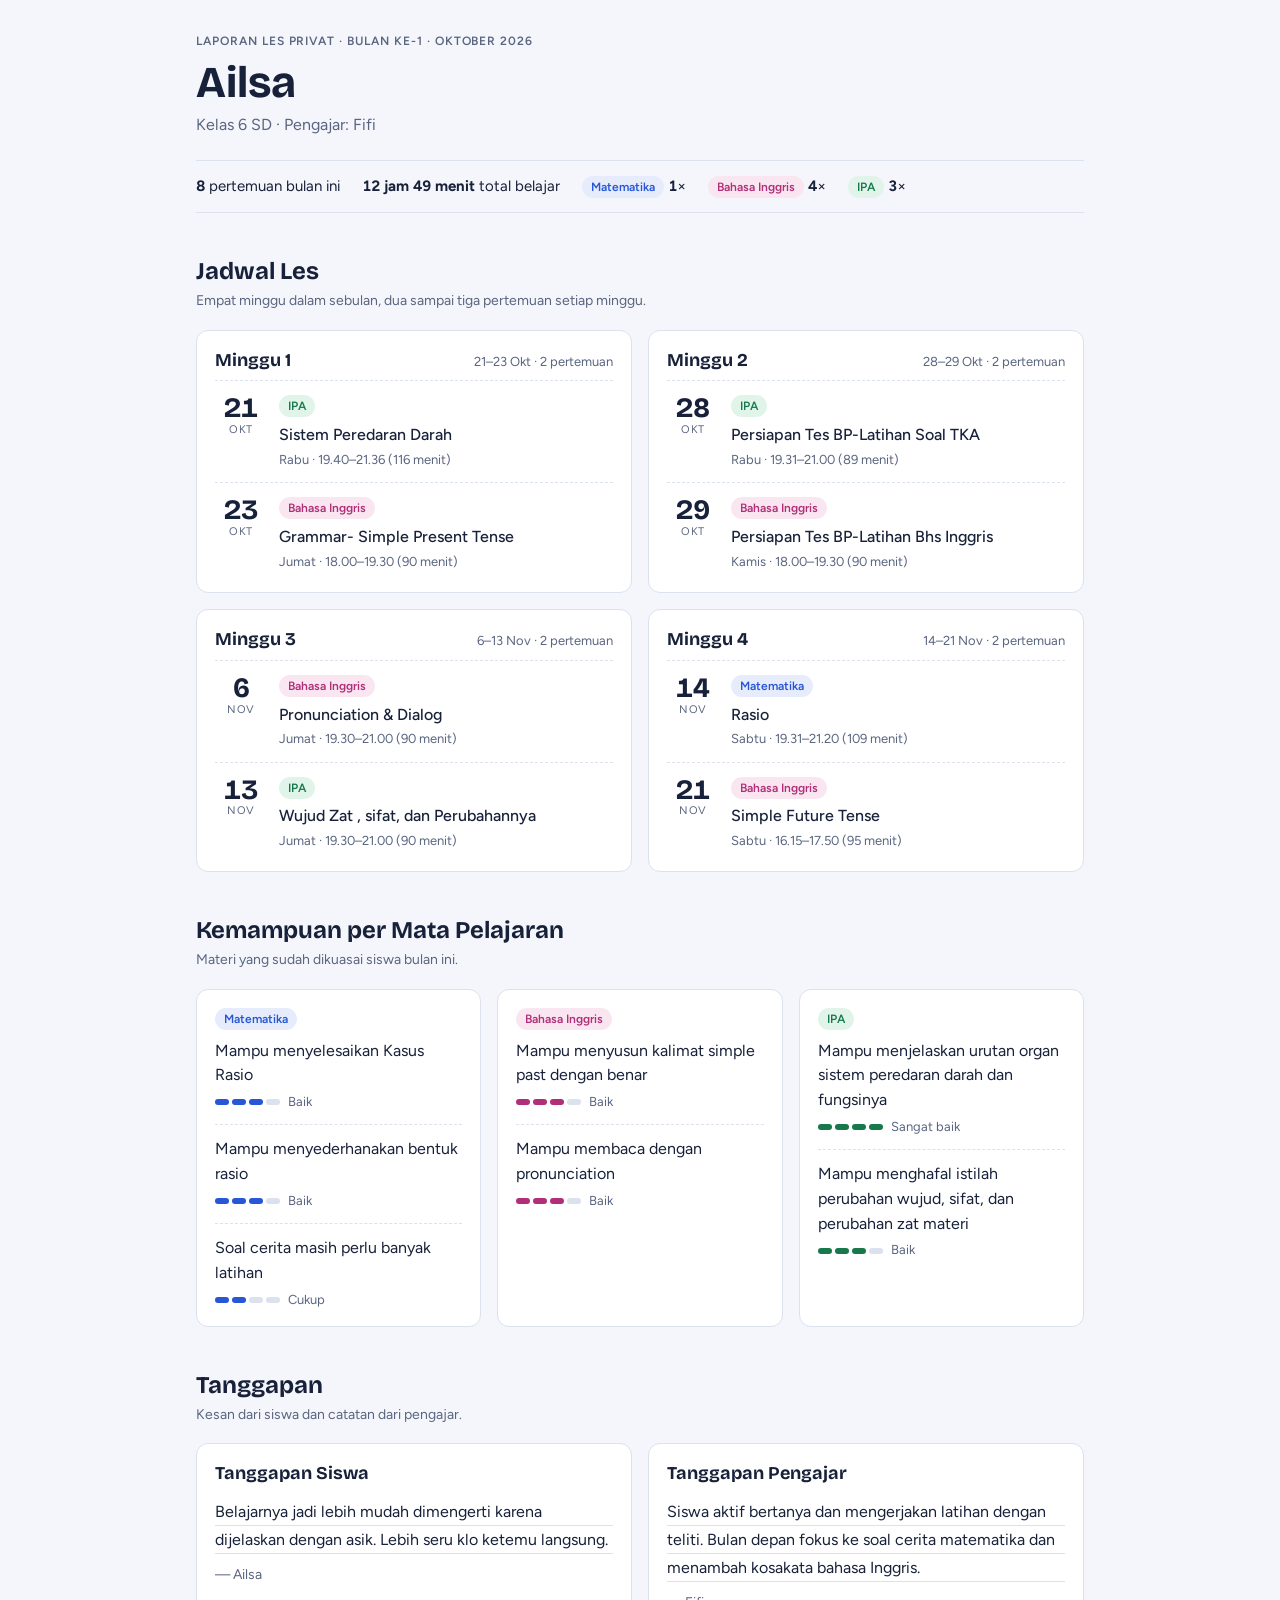
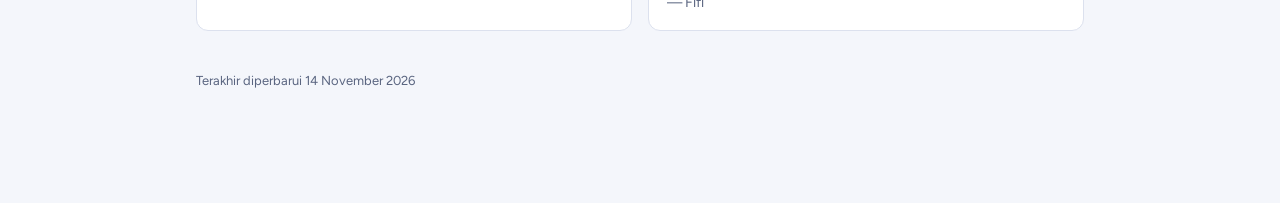
<file: index.html>
<!doctype html>
<html lang="id">
<head>
  <meta charset="utf-8">
  <meta name="viewport" content="width=device-width, initial-scale=1, viewport-fit=cover">
  <title>Laporan Les Privat</title>
  <meta name="description" content="Laporan bulanan les privat: jadwal per minggu, kemampuan per mata pelajaran, serta tanggapan siswa dan pengajar.">
  <link rel="preconnect" href="https://fonts.googleapis.com">
  <link rel="preconnect" href="https://fonts.gstatic.com" crossorigin>
  <link rel="stylesheet" href="https://fonts.googleapis.com/css2?family=Bricolage+Grotesque:opsz,wght@12..96,600;12..96,700&amp;family=Figtree:wght@400;500;600;700&amp;display=swap">
  <link rel="stylesheet" href="style.css">
</head>
<body>
  <div id="root"></div>
  <noscript>Halaman ini membutuhkan JavaScript untuk tampil.</noscript>
  <script src="data.js"></script>
  <script src="app.js"></script>
</body>
</html>
</file>
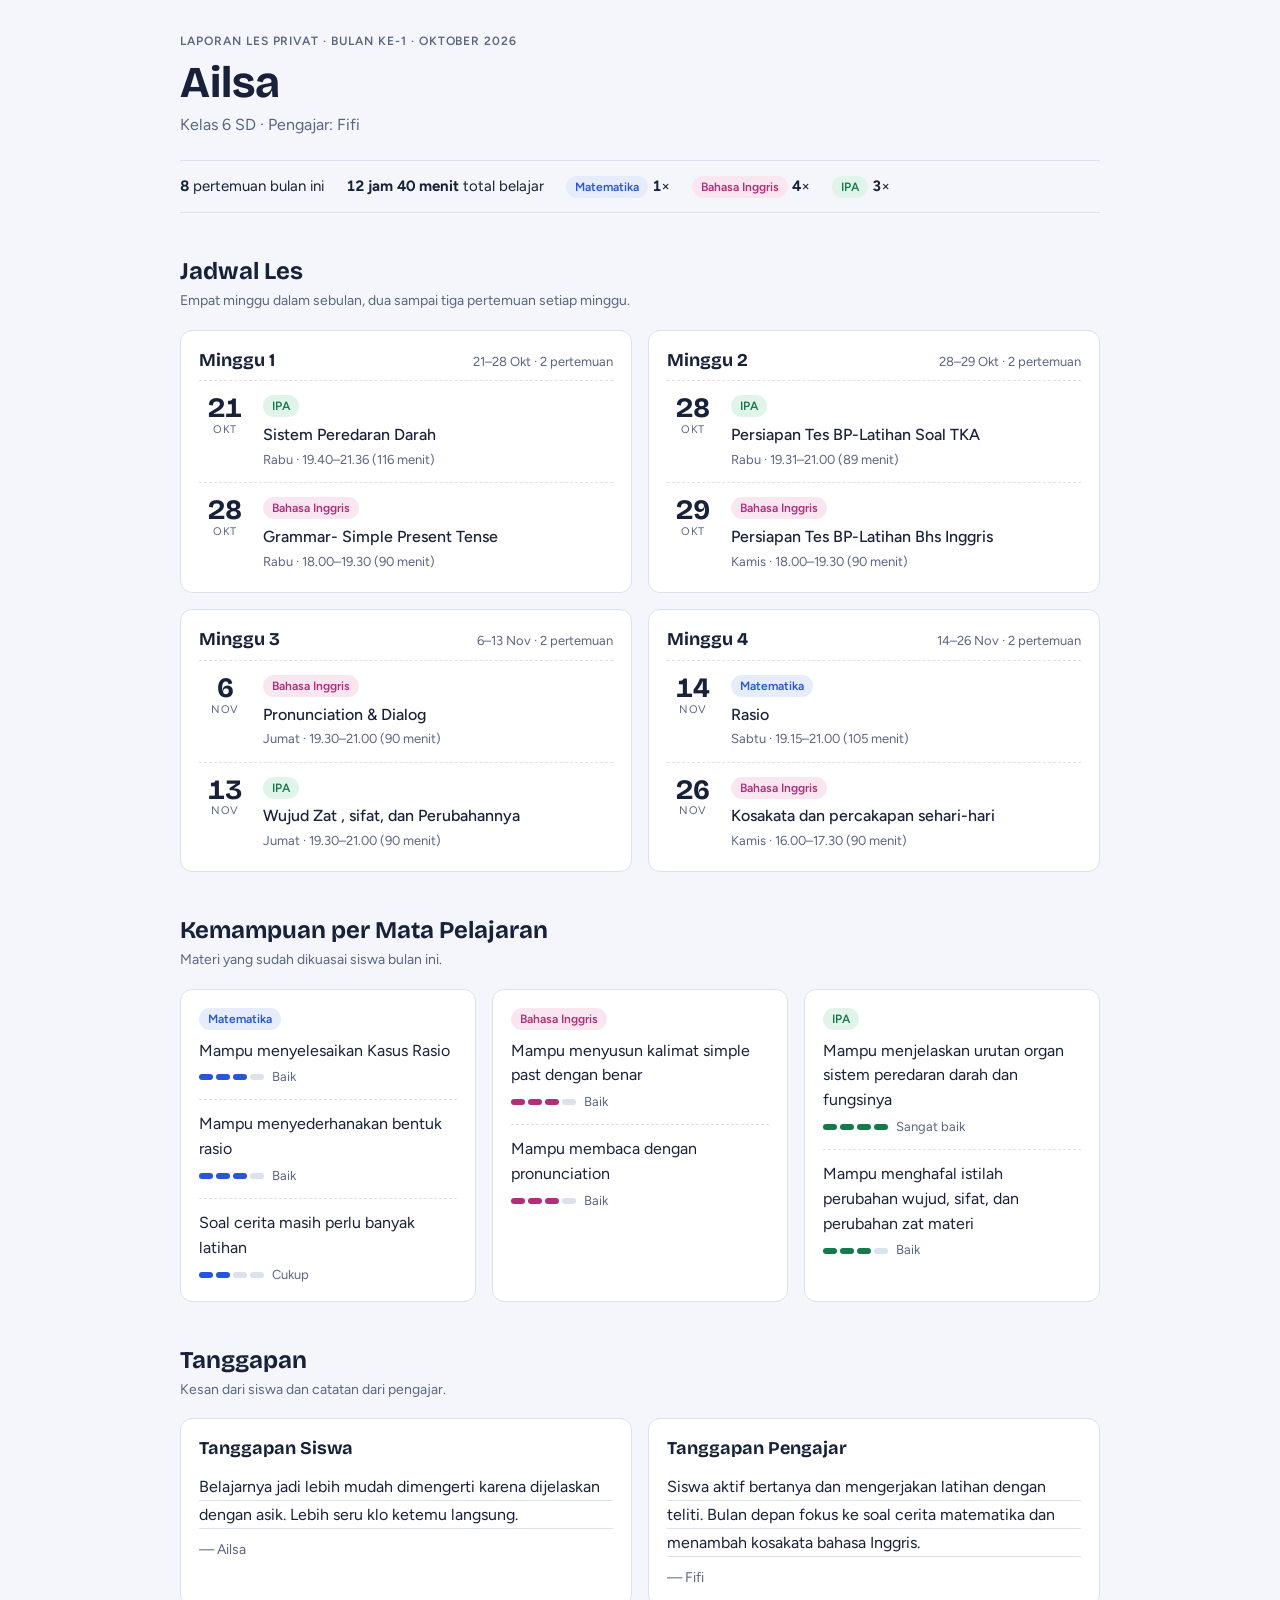
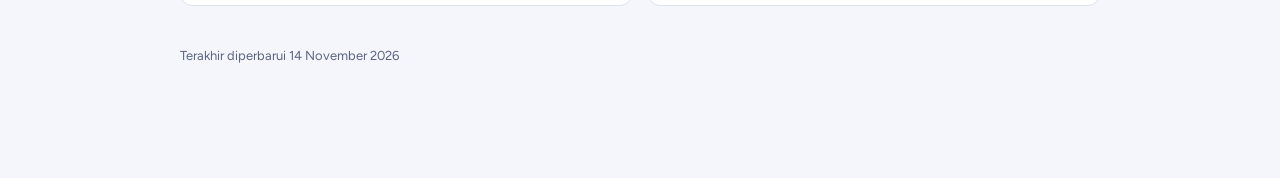
<file: Laporan Les Privat.html>
<!doctype html><html><head><meta charset=utf8><meta name=viewport content="width=device-width,initial-scale=1,viewport-fit=cover"><style>:root{color-scheme:light;padding-top:env(safe-area-inset-top,0px);padding-bottom:env(safe-area-inset-bottom,0px)}body{margin:0;font:14px system-ui,sans-serif}img{max-width:100%}[hidden]{display:none!important}</style></head><body><title>Laporan Les Privat</title>
<meta id="vmeta" name="claude:viewport-fit-sides" content="cover">
<link id="fontlink" rel="stylesheet" href="https://fonts.googleapis.com/css2?family=Bricolage+Grotesque:opsz,wght@12..96,600;12..96,700&amp;family=Figtree:wght@400;500;600;700&amp;display=swap">
<style id="pagestyle">
/* Layout: satu kolom laporan, kartu minggu berpasangan, tanggapan di atas kertas bergaris. */
:root {
  --bg: #F4F6FB;
  --surface: #FFFFFF;
  --ink: #18213A;
  --muted: #5A6580;
  --line: #DCE1EE;
  --accent: #1F3FB8;
  --accent-ink: #FFFFFF;
  --danger: #A32A1B;
  --mtk: #2756D6;
  --mtk-bg: #E6ECFC;
  --ing: #B02F78;
  --ing-bg: #FAE6F1;
  --ipa: #17794B;
  --ipa-bg: #E1F4EA;
  --font-display: 'Bricolage Grotesque', system-ui, sans-serif;
  --font-body: 'Figtree', system-ui, sans-serif;
}
@media (prefers-color-scheme: dark) {
  :root:not([data-theme="light"]) {
    --bg: #0F1424;
    --surface: #171D33;
    --ink: #E8ECF8;
    --muted: #9AA5C4;
    --line: #2A3250;
    --accent: #8CA3FF;
    --accent-ink: #0F1424;
    --danger: #FF9C8E;
    --mtk: #8FA8FF;
    --mtk-bg: #1D2850;
    --ing: #F08CC2;
    --ing-bg: #3A1A2E;
    --ipa: #6FD3A0;
    --ipa-bg: #143325;
    color-scheme: dark;
  }
}
:root[data-theme="dark"] {
  --bg: #0F1424;
  --surface: #171D33;
  --ink: #E8ECF8;
  --muted: #9AA5C4;
  --line: #2A3250;
  --accent: #8CA3FF;
  --accent-ink: #0F1424;
  --danger: #FF9C8E;
  --mtk: #8FA8FF;
  --mtk-bg: #1D2850;
  --ing: #F08CC2;
  --ing-bg: #3A1A2E;
  --ipa: #6FD3A0;
  --ipa-bg: #143325;
  color-scheme: dark;
}
body { background: var(--bg); color: var(--ink); font: 16px/1.55 var(--font-body); }
.wrap {
  max-width: 920px; margin: 0 auto;
  padding-block: 32px 112px;
  padding-left: max(16px, env(safe-area-inset-left, 0px));
  padding-right: max(16px, env(safe-area-inset-right, 0px));
}
.muted { color: var(--muted); }
.top { display: flex; justify-content: space-between; align-items: flex-start; gap: 16px; flex-wrap: wrap; }
.top > div { min-width: 0; flex: 1 1 280px; }
.eyebrow { font-size: 12px; font-weight: 600; letter-spacing: .08em; text-transform: uppercase; color: var(--muted); }
h1 { font-family: var(--font-display); font-size: clamp(28px, 6vw, 44px); line-height: 1.1; margin: 8px 0 6px; text-wrap: balance; overflow-wrap: anywhere; }
.sub { color: var(--muted); }
.btn {
  font: 600 14px var(--font-body); cursor: pointer; border-radius: 8px; padding: 9px 16px;
  border: 1px solid var(--accent); background: var(--accent); color: var(--accent-ink);
}
.btn.ghost { background: transparent; color: var(--ink); border-color: var(--line); }
.btn.sm { padding: 6px 10px; font-size: 13px; }
.btn.danger { color: var(--danger); }
.btn:disabled { opacity: .55; cursor: default; }
.btn:focus-visible, .in:focus-visible { outline: 2px solid var(--accent); outline-offset: 2px; }
.stats { display: flex; flex-wrap: wrap; gap: 10px 22px; margin-top: 22px; padding: 14px 0; border-top: 1px solid var(--line); border-bottom: 1px solid var(--line); font-size: 15px; }
.stat b { font-variant-numeric: tabular-nums; }
section { margin-top: 44px; }
h2 { font-family: var(--font-display); font-size: 24px; line-height: 1.2; margin: 0 0 4px; }
.sec-note { color: var(--muted); font-size: 14px; margin: 0 0 18px; }
.chip { display: inline-block; padding: 2px 9px; border-radius: 999px; font-size: 12px; font-weight: 600; line-height: 1.5; }
.chip.mtk { background: var(--mtk-bg); color: var(--mtk); }
.chip.ing { background: var(--ing-bg); color: var(--ing); }
.chip.ipa { background: var(--ipa-bg); color: var(--ipa); }
.weeks { display: grid; grid-template-columns: repeat(auto-fit, minmax(min(100%, 400px), 1fr)); gap: 16px; }
.week { background: var(--surface); border: 1px solid var(--line); border-radius: 12px; padding: 16px 18px 8px; min-width: 0; }
.week-h { display: flex; justify-content: space-between; align-items: baseline; gap: 8px; flex-wrap: wrap; margin-bottom: 6px; }
.week-h h3 { font-family: var(--font-display); font-size: 18px; margin: 0; }
.week-h span { font-size: 13px; color: var(--muted); }
.sess { display: grid; grid-template-columns: 52px minmax(0, 1fr); gap: 12px; padding: 12px 0; border-top: 1px dashed var(--line); }
.date { text-align: center; line-height: 1.1; }
.date .n { font-family: var(--font-display); font-weight: 700; font-size: 28px; font-variant-numeric: tabular-nums; }
.date .m { font-size: 11px; text-transform: uppercase; letter-spacing: .06em; color: var(--muted); }
.topic { margin: 5px 0 2px; font-weight: 500; overflow-wrap: anywhere; }
.when { font-size: 13px; color: var(--muted); }
.empty { padding: 12px 0; border-top: 1px dashed var(--line); color: var(--muted); font-size: 14px; }
.sess-edit { display: grid; gap: 10px; padding: 14px 0; border-top: 1px dashed var(--line); }
.g2 { display: grid; grid-template-columns: repeat(2, minmax(0, 1fr)); gap: 10px; }
.lab { display: grid; gap: 4px; font-size: 12px; font-weight: 600; color: var(--muted); min-width: 0; }
.in {
  width: 100%; min-width: 0; font: 15px var(--font-body); color: var(--ink);
  background: var(--bg); border: 1px solid var(--line); border-radius: 8px; padding: 8px 10px;
}
.add-row { padding: 10px 0 12px; border-top: 1px dashed var(--line); }
.subjects { display: grid; grid-template-columns: repeat(auto-fit, minmax(min(100%, 270px), 1fr)); gap: 16px; }
.subj { background: var(--surface); border: 1px solid var(--line); border-radius: 12px; padding: 16px 18px; min-width: 0; }
.subj.mtk { --c: var(--mtk); } .subj.ing { --c: var(--ing); } .subj.ipa { --c: var(--ipa); }
.subj h3 { margin: 0 0 8px; font-size: 16px; }
.abs { list-style: none; margin: 0; padding: 0; display: grid; gap: 12px; }
.abs li { display: grid; gap: 4px; padding-top: 12px; border-top: 1px dashed var(--line); }
.abs li:first-child { border-top: 0; padding-top: 0; }
.atxt { overflow-wrap: anywhere; }
.lvl { display: flex; align-items: center; gap: 8px; font-size: 13px; color: var(--muted); }
.dots { display: inline-flex; gap: 3px; }
.dots i { width: 14px; height: 6px; border-radius: 3px; background: var(--line); }
.dots i.on { background: var(--c); }
.ab-edit { display: grid; gap: 8px; }
.ab-edit .row { display: flex; gap: 8px; }
.ab-edit .row select { flex: 1 1 auto; }
.fb { display: grid; grid-template-columns: repeat(auto-fit, minmax(min(100%, 400px), 1fr)); gap: 16px; }
.note { background: var(--surface); border: 1px solid var(--line); border-radius: 12px; padding: 16px 18px; min-width: 0; }
.note h3 { font-family: var(--font-display); font-size: 18px; margin: 0 0 10px; }
.paper, textarea.paper {
  display: block; width: 100%; font: 16px/28px var(--font-body); color: var(--ink);
  background-color: transparent;
  background-image: repeating-linear-gradient(to bottom, transparent 0, transparent 27px, var(--line) 27px, var(--line) 28px);
  background-attachment: local;
  border: 0; padding: 0; margin: 0; white-space: pre-wrap; overflow-wrap: anywhere;
}
textarea.paper { min-height: 168px; resize: vertical; }
textarea.paper:focus-visible { outline: 2px solid var(--accent); outline-offset: 4px; }
.byline { margin-top: 10px; font-size: 14px; color: var(--muted); }
.head-edit { display: grid; grid-template-columns: repeat(auto-fit, minmax(min(100%, 200px), 1fr)); gap: 12px; margin-top: 4px; }
.months { display: flex; flex-wrap: wrap; align-items: center; gap: 8px; margin-top: 18px; }
.tab {
  display: grid; text-align: left; line-height: 1.25; cursor: pointer;
  font: 600 14px var(--font-body); color: var(--ink);
  background: var(--surface); border: 1px solid var(--line); border-radius: 8px; padding: 6px 12px;
}
.tab span { font-weight: 500; font-size: 12px; color: var(--muted); }
.tab.on { border-color: var(--accent); box-shadow: inset 0 0 0 1px var(--accent); }
.tab:focus-visible { outline: 2px solid var(--accent); outline-offset: 2px; }
.foot { margin-top: 40px; font-size: 13px; color: var(--muted); }
.bar {
  position: fixed; left: 0; right: 0; bottom: 0; z-index: 20;
  display: flex; gap: 12px; align-items: center; justify-content: flex-end; flex-wrap: wrap;
  background: var(--surface); border-top: 1px solid var(--line);
  padding-top: 12px;
  padding-right: max(16px, env(safe-area-inset-right, 0px));
  padding-bottom: calc(12px + env(safe-area-inset-bottom, 0px));
  padding-left: max(16px, env(safe-area-inset-left, 0px));
}
.bar:empty { display: none; }
.bar .msg { margin-right: auto; font-size: 14px; color: var(--muted); }
</style>
<div id="root"></div>
<script type="application/json" id="state">{"student":"Ailsa","grade":"Kelas 6 SD","tutor":"Fifi","updated":"2026-11-14","months":[{"label":"Oktober 2026","weeks":[{"sessions":[{"date":"2026-10-21","start":"19:40","end":"21:36","subject":"ipa","topic":"Sistem Peredaran Darah"},{"date":"2026-10-28","start":"18:00","end":"19:30","subject":"ing","topic":"Grammar- Simple Present Tense"}]},{"sessions":[{"date":"2026-10-28","start":"19:31","end":"21:00","subject":"ipa","topic":"Persiapan Tes BP-Latihan Soal TKA"},{"date":"2026-10-29","start":"18:00","end":"19:30","subject":"ing","topic":"Persiapan Tes BP-Latihan Bhs Inggris"}]},{"sessions":[{"date":"2026-11-06","start":"19:30","end":"21:00","subject":"ing","topic":"Pronunciation & Dialog"},{"date":"2026-11-13","start":"19:30","end":"21:00","subject":"ipa","topic":"Wujud Zat , sifat, dan Perubahannya"}]},{"sessions":[{"date":"2026-11-14","start":"19:15","end":"21:00","subject":"mtk","topic":"Rasio"},{"date":"2026-11-26","start":"16:00","end":"17:30","subject":"ing","topic":"Kosakata dan percakapan sehari-hari"}]}],"abilities":{"mtk":[{"text":"Mampu menyelesaikan Kasus Rasio","level":3},{"text":"Mampu menyederhanakan bentuk rasio","level":3},{"text":"Soal cerita masih perlu banyak latihan","level":2}],"ing":[{"text":"Mampu menyusun kalimat simple past dengan benar","level":3},{"text":"Mampu membaca dengan pronunciation","level":3}],"ipa":[{"text":"Mampu menjelaskan urutan organ sistem peredaran darah dan fungsinya","level":4},{"text":"Mampu menghafal istilah perubahan wujud, sifat, dan perubahan zat materi","level":3}]},"feedback":{"student":{"name":"Ailsa","text":"Belajarnya jadi lebih mudah dimengerti karena dijelaskan dengan asik. Lebih seru klo ketemu langsung."},"tutor":{"name":"Fifi","text":"Siswa aktif bertanya dan mengerjakan latihan dengan teliti. Bulan depan fokus ke soal cerita matematika dan menambah kosakata bahasa Inggris."}}}]}</script>
<script id="app">
(function () {
  var SUBJ = [
    { id: 'mtk', name: 'Matematika', cls: 'mtk' },
    { id: 'ing', name: 'Bahasa Inggris', cls: 'ing' },
    { id: 'ipa', name: 'IPA', cls: 'ipa' }
  ];
  var LEVELS = ['Perlu latihan', 'Cukup', 'Baik', 'Sangat baik'];
  var RESET = ':root{color-scheme:light;padding-top:env(safe-area-inset-top,0px);padding-bottom:env(safe-area-inset-bottom,0px)}body{margin:0;font:14px system-ui,sans-serif}img{max-width:100%}[hidden]{display:none!important}';

  var root = document.getElementById('root');
  var S = JSON.parse(document.getElementById('state').textContent);
  var cur = S.months.length - 1, editing = false, canEdit = false, saving = false, art = null, msg = '';
  function M() { return S.months[cur]; }

  function esc(s) {
    return String(s == null ? '' : s).replace(/[&<>"']/g, function (c) {
      return { '&': '&amp;', '<': '&lt;', '>': '&gt;', '"': '&quot;', "'": '&#39;' }[c];
    });
  }
  function subj(id) { return SUBJ.filter(function (j) { return j.id === id; })[0] || SUBJ[0]; }
  function cap(s) { return s ? s.charAt(0).toUpperCase() + s.slice(1) : s; }

  function dateParts(iso) {
    if (!iso) return null;
    var d = new Date(iso + 'T00:00:00Z');
    if (isNaN(d.getTime())) return null;
    var f = function (o) { o.timeZone = 'UTC'; return new Intl.DateTimeFormat('id-ID', o).format(d); };
    return { day: d.getUTCDate(), wd: cap(f({ weekday: 'long' })), mon: f({ month: 'short' }), monLong: f({ month: 'long' }), year: d.getUTCFullYear() };
  }
  function toMin(t) {
    var m = /^(\d\d):(\d\d)$/.exec(t || '');
    return m ? (+m[1]) * 60 + (+m[2]) : null;
  }
  function minutes(s) {
    var a = toMin(s.start), b = toMin(s.end);
    return (a != null && b != null && b > a) ? b - a : 0;
  }
  function fmtDur(m) {
    var h = Math.floor(m / 60), r = m % 60;
    if (h && r) return h + ' jam ' + r + ' menit';
    if (h) return h + ' jam';
    return r + ' menit';
  }
  function weekRange(w) {
    var ps = w.sessions.map(function (s) { return s.date; }).filter(Boolean).sort();
    if (!ps.length) return '';
    var a = dateParts(ps[0]), b = dateParts(ps[ps.length - 1]);
    if (!a || !b) return '';
    if (ps[0] === ps[ps.length - 1]) return a.day + ' ' + a.mon;
    if (a.mon === b.mon) return a.day + '–' + b.day + ' ' + a.mon;
    return a.day + ' ' + a.mon + ' – ' + b.day + ' ' + b.mon;
  }

  function statsHTML() {
    var all = [], tot = 0, per = { mtk: 0, ing: 0, ipa: 0 };
    M().weeks.forEach(function (w) { w.sessions.forEach(function (s) { all.push(s); }); });
    var grand = 0;
    S.months.forEach(function (m) { m.weeks.forEach(function (w) { grand += w.sessions.length; }); });
    all.forEach(function (s) { tot += minutes(s); if (per[s.subject] != null) per[s.subject]++; });
    return '<div class="stat"><b>' + all.length + '</b> pertemuan bulan ini</div>' +
      '<div class="stat"><b>' + fmtDur(tot) + '</b> total belajar</div>' +
      SUBJ.map(function (j) {
        return '<div class="stat"><span class="chip ' + j.cls + '">' + j.name + '</span> <b>' + per[j.id] + '</b>×</div>';
      }).join('') +
      (S.months.length > 1 ? '<div class="stat"><b>' + grand + '</b> pertemuan sejak bulan ke-1</div>' : '');
  }

  function nextLabel() {
    var ds = [];
    M().weeks.forEach(function (w) { w.sessions.forEach(function (s) { if (s.date) ds.push(s.date); }); });
    ds.sort();
    if (!ds.length) return 'Bulan ke-' + (S.months.length + 1);
    var p = ds[ds.length - 1].split('-'), d = new Date(Date.UTC(+p[0], +p[1], 1));
    return cap(new Intl.DateTimeFormat('id-ID', { month: 'long', year: 'numeric', timeZone: 'UTC' }).format(d));
  }

  function navHTML() {
    var n = S.months.length;
    if (n < 2 && !editing) return '';
    return '<nav class="months" aria-label="Pilih bulan">' + S.months.map(function (m, i) {
      return '<button class="tab' + (i === cur ? ' on' : '') + '" data-act="goto" data-m="' + i + '"' + (i === cur ? ' aria-current="true"' : '') + '>Bulan ke-' + (i + 1) + '<span>' + esc(m.label) + '</span></button>';
    }).join('') + (editing ? '<button class="btn ghost sm" data-act="add-month">+ Mulai bulan ke-' + (n + 1) + '</button>' : '') + '</nav>';
  }

  function headerHTML() {
    if (editing) {
      return '<header><div class="eyebrow">Mode edit</div>' +
        '<div class="head-edit">' +
        '<label class="lab">Nama siswa<input class="in" type="text" data-p="student" value="' + esc(S.student) + '"></label>' +
        '<label class="lab">Kelas<input class="in" type="text" data-p="grade" value="' + esc(S.grade) + '"></label>' +
        '<label class="lab">Pengajar<input class="in" type="text" data-p="tutor" value="' + esc(S.tutor) + '"></label>' +
        '<label class="lab">Nama bulan (bulan ke-' + (cur + 1) + ')<input class="in" type="text" data-p="months.' + cur + '.label" value="' + esc(M().label) + '"></label>' +
        '</div></header>';
    }
    return '<header class="top"><div><div class="eyebrow">Laporan les privat · Bulan ke-' + (cur + 1) + ' · ' + esc(M().label) + '</div>' +
      '<h1>' + esc(S.student) + '</h1>' +
      '<div class="sub">' + esc(S.grade) + ' · Pengajar: ' + esc(S.tutor) + '</div></div>' +
      (canEdit ? '<button class="btn" data-act="edit">Edit laporan</button>' : '') + '</header>';
  }

  function sessView(s) {
    var p = dateParts(s.date), j = subj(s.subject), dur = minutes(s);
    var when = [];
    if (p) when.push(p.wd);
    if (s.start && s.end) when.push(s.start.replace(':', '.') + '–' + s.end.replace(':', '.') + (dur ? ' (' + dur + ' menit)' : ''));
    return '<div class="sess"><div class="date">' +
      (p ? '<div class="n">' + p.day + '</div><div class="m">' + esc(p.mon) + '</div>' : '<div class="n">–</div>') +
      '</div><div><span class="chip ' + j.cls + '">' + j.name + '</span>' +
      '<div class="topic">' + (esc(s.topic) || '<span class="muted">Materi belum diisi</span>') + '</div>' +
      '<div class="when">' + esc(when.join(' · ')) + '</div></div></div>';
  }
  function sessEdit(s, wi, si) {
    var base = 'months.' + cur + '.weeks.' + wi + '.sessions.' + si + '.';
    return '<div class="sess-edit">' +
      '<div class="g2">' +
      '<label class="lab">Tanggal<input class="in" type="date" data-p="' + base + 'date" value="' + esc(s.date) + '"></label>' +
      '<label class="lab">Mata pelajaran<select class="in" data-p="' + base + 'subject">' +
      SUBJ.map(function (j) { return '<option value="' + j.id + '"' + (j.id === s.subject ? ' selected' : '') + '>' + j.name + '</option>'; }).join('') +
      '</select></label></div>' +
      '<div class="g2">' +
      '<label class="lab">Mulai<input class="in" type="time" data-p="' + base + 'start" value="' + esc(s.start) + '"></label>' +
      '<label class="lab">Selesai<input class="in" type="time" data-p="' + base + 'end" value="' + esc(s.end) + '"></label></div>' +
      '<label class="lab">Materi yang dibahas<input class="in" type="text" data-p="' + base + 'topic" value="' + esc(s.topic) + '" placeholder="Contoh: Persamaan linear"></label>' +
      '<div><button class="btn ghost sm danger" data-act="del-session" data-w="' + wi + '" data-i="' + si + '">Hapus pertemuan</button></div></div>';
  }
  function weeksHTML() {
    return '<div class="weeks">' + M().weeks.map(function (w, wi) {
      var n = w.sessions.length;
      var body = n
        ? w.sessions.map(function (s, si) { return editing ? sessEdit(s, wi, si) : sessView(s); }).join('')
        : '<div class="empty">Belum ada pertemuan di minggu ini.</div>';
      var add = (editing && n < 3)
        ? '<div class="add-row"><button class="btn ghost sm" data-act="add-session" data-w="' + wi + '">+ Tambah pertemuan</button></div>' : '';
      return '<article class="week"><div class="week-h"><h3>Minggu ' + (wi + 1) + '</h3><span>' +
        (editing ? '' : esc(weekRange(w)) + (weekRange(w) ? ' · ' : '')) + n + ' pertemuan</span></div>' + body + add + '</article>';
    }).join('') + '</div>';
  }

  function abilitiesHTML() {
    return '<div class="subjects">' + SUBJ.map(function (j) {
      var list = M().abilities[j.id] || [];
      var body;
      if (editing) {
        body = '<ul class="abs">' + list.map(function (a, i) {
          var base = 'months.' + cur + '.abilities.' + j.id + '.' + i + '.';
          return '<li class="ab-edit"><input class="in" type="text" data-p="' + base + 'text" value="' + esc(a.text) + '" placeholder="Mampu …">' +
            '<div class="row"><select class="in" data-p="' + base + 'level" aria-label="Tingkat penguasaan">' +
            LEVELS.map(function (l, k) { return '<option value="' + (k + 1) + '"' + ((a.level || 1) === k + 1 ? ' selected' : '') + '>' + l + '</option>'; }).join('') +
            '</select><button class="btn ghost sm danger" data-act="del-ab" data-s="' + j.id + '" data-i="' + i + '">Hapus</button></div></li>';
        }).join('') + '</ul><div style="margin-top:12px"><button class="btn ghost sm" data-act="add-ab" data-s="' + j.id + '">+ Tambah keterangan</button></div>';
      } else if (!list.length) {
        body = '<div class="muted">Belum ada keterangan.</div>';
      } else {
        body = '<ul class="abs">' + list.map(function (a) {
          var lv = Math.min(4, Math.max(1, a.level || 1));
          return '<li><div class="atxt">' + esc(a.text) + '</div><div class="lvl"><span class="dots" role="img" aria-label="Tingkat: ' + LEVELS[lv - 1] + '">' +
            [1, 2, 3, 4].map(function (n) { return '<i class="' + (n <= lv ? 'on' : '') + '"></i>'; }).join('') + '</span>' + LEVELS[lv - 1] + '</div></li>';
        }).join('') + '</ul>';
      }
      return '<article class="subj ' + j.cls + '"><h3><span class="chip ' + j.cls + '">' + j.name + '</span></h3>' + body + '</article>';
    }).join('') + '</div>';
  }

  function noteHTML(key, title) {
    var f = M().feedback[key];
    if (editing) {
      return '<article class="note"><h3>' + title + '</h3>' +
        '<textarea class="paper" rows="6" data-p="months.' + cur + '.feedback.' + key + '.text" aria-label="' + title + '">' + esc(f.text) + '</textarea>' +
        '<label class="lab" style="margin-top:12px">Nama<input class="in" type="text" data-p="months.' + cur + '.feedback.' + key + '.name" value="' + esc(f.name) + '"></label></article>';
    }
    return '<article class="note"><h3>' + title + '</h3>' +
      '<div class="paper">' + (esc(f.text) || '<span class="muted">Belum ada tanggapan.</span>') + '</div>' +
      (f.name ? '<div class="byline">— ' + esc(f.name) + '</div>' : '') + '</article>';
  }

  function updatedHTML() {
    var p = dateParts(S.updated);
    return p ? '<div class="foot">Terakhir diperbarui ' + p.day + ' ' + p.monLong + ' ' + p.year + '</div>' : '';
  }

  function renderBar() {
    var bar = document.getElementById('bar');
    if (!bar) return;
    if (!editing) { bar.innerHTML = msg ? '<div class="msg">' + esc(msg) + '</div>' : ''; return; }
    bar.innerHTML = '<div class="msg">' + esc(msg || 'Ubah isi, lalu tekan Simpan. Halaman akan dimuat ulang setelah tersimpan.') + '</div>' +
      '<button class="btn ghost" data-act="cancel"' + (saving ? ' disabled' : '') + '>Batal</button>' +
      '<button class="btn" data-act="save"' + (saving ? ' disabled' : '') + '>' + (saving ? 'Menyimpan…' : 'Simpan') + '</button>';
  }

  function render() {
    root.innerHTML = '<div class="wrap">' + headerHTML() + navHTML() +
      '<div class="stats" id="stats">' + statsHTML() + '</div>' +
      '<section><h2>Jadwal Les</h2><p class="sec-note">Empat minggu dalam sebulan, dua sampai tiga pertemuan setiap minggu.</p>' + weeksHTML() + '</section>' +
      '<section><h2>Kemampuan per Mata Pelajaran</h2><p class="sec-note">Materi yang sudah dikuasai siswa bulan ini.</p>' + abilitiesHTML() + '</section>' +
      '<section><h2>Tanggapan</h2><p class="sec-note">Kesan dari siswa dan catatan dari pengajar.</p><div class="fb">' +
      noteHTML('student', 'Tanggapan Siswa') + noteHTML('tutor', 'Tanggapan Pengajar') + '</div></section>' +
      updatedHTML() + '<div class="bar" id="bar"></div></div>';
    renderBar();
  }

  function setPath(p, v) {
    var k = p.split('.'), o = S, i;
    for (i = 0; i < k.length - 1; i++) o = o[k[i]];
    o[k[k.length - 1]] = v;
  }

  function onField(e) {
    var t = e.target, p = t.dataset && t.dataset.p;
    if (!p || !editing) return;
    var v = t.value;
    if (/\.level$/.test(p)) v = +v;
    setPath(p, v);
    var st = document.getElementById('stats');
    if (st) st.innerHTML = statsHTML();
  }
  root.addEventListener('input', onField);
  root.addEventListener('change', onField);

  var snapshot = null;
  root.addEventListener('click', function (e) {
    var b = e.target.closest ? e.target.closest('[data-act]') : null;
    if (!b || saving) return;
    var act = b.dataset.act, w = +b.dataset.w, i = +b.dataset.i, s = b.dataset.s;
    if (act === 'edit') {
      snapshot = JSON.stringify(S); editing = true; msg = ''; render();
    } else if (act === 'cancel') {
      S = JSON.parse(snapshot); cur = Math.min(cur, S.months.length - 1); editing = false; msg = ''; render();
    } else if (act === 'goto') {
      cur = +b.dataset.m; render();
    } else if (act === 'add-month') {
      var prev = M();
      S.months.push({
        label: nextLabel(),
        weeks: [{ sessions: [] }, { sessions: [] }, { sessions: [] }, { sessions: [] }],
        abilities: JSON.parse(JSON.stringify(prev.abilities)),
        feedback: { student: { name: prev.feedback.student.name, text: '' }, tutor: { name: prev.feedback.tutor.name, text: '' } }
      });
      cur = S.months.length - 1; render();
    } else if (act === 'add-session') {
      if (M().weeks[w].sessions.length < 3) M().weeks[w].sessions.push({ date: '', start: '16:00', end: '17:30', subject: 'mtk', topic: '' });
      render();
    } else if (act === 'del-session') {
      M().weeks[w].sessions.splice(i, 1); render();
    } else if (act === 'add-ab') {
      M().abilities[s].push({ text: '', level: 3 }); render();
    } else if (act === 'del-ab') {
      M().abilities[s].splice(i, 1); render();
    } else if (act === 'save') {
      save();
    }
  });

  function today() {
    var d = new Date(), z = function (n) { return (n < 10 ? '0' : '') + n; };
    return d.getFullYear() + '-' + z(d.getMonth() + 1) + '-' + z(d.getDate());
  }

  function buildDoc() {
    var css = document.getElementById('pagestyle'), app = document.getElementById('app');
    var link = document.getElementById('fontlink'), meta = document.getElementById('vmeta');
    if (!css || !app || !link || !meta) throw new Error('source_missing');
    var json = JSON.stringify(S).replace(/</g, '\\u003c');
    var content = '<title>Laporan Les Privat</title>\n' + meta.outerHTML + '\n' + link.outerHTML + '\n' +
      '<style id="pagestyle">' + css.textContent + '</style>\n<div id="root"></div>\n' +
      '<script type="application/json" id="state">' + json + '<\/script>\n' +
      '<script id="app">' + app.textContent + '<\/script>';
    return '<!doctype html><html><head><meta charset=utf8><meta name=viewport content="width=device-width,initial-scale=1,viewport-fit=cover"><style>' +
      RESET + '</style></head><body>' + content + '</body></html>';
  }

  async function save() {
    saving = true; msg = ''; renderBar();
    try {
      S.updated = today();
      await art.publish(buildDoc());
    } catch (err) {
      saving = false;
      var code = err && err.code;
      if (code === 'not_writer' || code === 'not_granted' || code === 'not_declared' || code === 'consent_required' || code === 'capability_disabled' || code === 'capability_removed') {
        canEdit = false; editing = false;
        S = JSON.parse(snapshot || JSON.stringify(S));
        cur = Math.min(cur, S.months.length - 1);
        msg = 'Halaman ini hanya bisa diedit oleh pemiliknya.';
        render();
        return;
      }
      if (code === 'conflict') msg = 'Ada versi yang lebih baru. Halaman akan dimuat ulang.';
      else if (code === 'rate_limited') msg = 'Terlalu sering menyimpan. Tunggu sebentar lalu coba lagi.';
      else if (code === 'too_large') msg = 'Isi terlalu besar untuk disimpan.';
      else msg = 'Belum tersimpan. Coba lagi sebentar lagi.';
      renderBar();
    }
  }

  render();
  (async function () {
    try {
      if (!(window.claude && window.claude.use)) return;
      art = await window.claude.use('artifact');
      var u = await window.claude.use('user');
      var allowed = true;
      if (u && typeof u.canEdit === 'function') allowed = (await u.canEdit()) !== false;
      canEdit = !!art && allowed;
      if (!editing) render();
    } catch (e) { /* tetap tampil sebagai halaman baca */ }
  })();
})();
</script></body></html>
</file>
<file: style.css>
/* Layout: satu kolom laporan, kartu minggu berpasangan, tanggapan di atas kertas bergaris. */
*, *::before, *::after { box-sizing: border-box; }
:root {
  color-scheme: light;
  --bg: #F4F6FB;
  --surface: #FFFFFF;
  --ink: #18213A;
  --muted: #5A6580;
  --line: #DCE1EE;
  --accent: #1F3FB8;
  --accent-ink: #FFFFFF;
  --danger: #A32A1B;
  --mtk: #2756D6;
  --mtk-bg: #E6ECFC;
  --ing: #B02F78;
  --ing-bg: #FAE6F1;
  --ipa: #17794B;
  --ipa-bg: #E1F4EA;
  --font-display: 'Bricolage Grotesque', system-ui, sans-serif;
  --font-body: 'Figtree', system-ui, sans-serif;
}
@media (prefers-color-scheme: dark) {
  :root {
    color-scheme: dark;
    --bg: #0F1424;
    --surface: #171D33;
    --ink: #E8ECF8;
    --muted: #9AA5C4;
    --line: #2A3250;
    --accent: #8CA3FF;
    --accent-ink: #0F1424;
    --danger: #FF9C8E;
    --mtk: #8FA8FF;
    --mtk-bg: #1D2850;
    --ing: #F08CC2;
    --ing-bg: #3A1A2E;
    --ipa: #6FD3A0;
    --ipa-bg: #143325;
  }
}
body { margin: 0; background: var(--bg); color: var(--ink); font: 16px/1.55 var(--font-body); }
.wrap {
  max-width: 920px; margin: 0 auto;
  padding-block: 32px 112px;
  padding-left: max(16px, env(safe-area-inset-left, 0px));
  padding-right: max(16px, env(safe-area-inset-right, 0px));
}
.muted { color: var(--muted); }
.top { display: flex; justify-content: space-between; align-items: flex-start; gap: 16px; flex-wrap: wrap; }
.top > div { min-width: 0; flex: 1 1 280px; }
.eyebrow { font-size: 12px; font-weight: 600; letter-spacing: .08em; text-transform: uppercase; color: var(--muted); }
h1 { font-family: var(--font-display); font-size: clamp(28px, 6vw, 44px); line-height: 1.1; margin: 8px 0 6px; text-wrap: balance; overflow-wrap: anywhere; }
.sub { color: var(--muted); }
.btn {
  font: 600 14px var(--font-body); cursor: pointer; border-radius: 8px; padding: 9px 16px;
  border: 1px solid var(--accent); background: var(--accent); color: var(--accent-ink);
}
.btn.ghost { background: transparent; color: var(--ink); border-color: var(--line); }
.btn.sm { padding: 6px 10px; font-size: 13px; }
.btn.danger { color: var(--danger); }
.btn:disabled { opacity: .55; cursor: default; }
.btn:focus-visible, .in:focus-visible { outline: 2px solid var(--accent); outline-offset: 2px; }
.stats { display: flex; flex-wrap: wrap; gap: 10px 22px; margin-top: 22px; padding: 14px 0; border-top: 1px solid var(--line); border-bottom: 1px solid var(--line); font-size: 15px; }
.stat b { font-variant-numeric: tabular-nums; }
section { margin-top: 44px; }
h2 { font-family: var(--font-display); font-size: 24px; line-height: 1.2; margin: 0 0 4px; }
.sec-note { color: var(--muted); font-size: 14px; margin: 0 0 18px; }
.chip { display: inline-block; padding: 2px 9px; border-radius: 999px; font-size: 12px; font-weight: 600; line-height: 1.5; }
.chip.mtk { background: var(--mtk-bg); color: var(--mtk); }
.chip.ing { background: var(--ing-bg); color: var(--ing); }
.chip.ipa { background: var(--ipa-bg); color: var(--ipa); }
.weeks { display: grid; grid-template-columns: repeat(auto-fit, minmax(min(100%, 400px), 1fr)); gap: 16px; }
.week { background: var(--surface); border: 1px solid var(--line); border-radius: 12px; padding: 16px 18px 8px; min-width: 0; }
.week-h { display: flex; justify-content: space-between; align-items: baseline; gap: 8px; flex-wrap: wrap; margin-bottom: 6px; }
.week-h h3 { font-family: var(--font-display); font-size: 18px; margin: 0; }
.week-h span { font-size: 13px; color: var(--muted); }
.sess { display: grid; grid-template-columns: 52px minmax(0, 1fr); gap: 12px; padding: 12px 0; border-top: 1px dashed var(--line); }
.date { text-align: center; line-height: 1.1; }
.date .n { font-family: var(--font-display); font-weight: 700; font-size: 28px; font-variant-numeric: tabular-nums; }
.date .m { font-size: 11px; text-transform: uppercase; letter-spacing: .06em; color: var(--muted); }
.topic { margin: 5px 0 2px; font-weight: 500; overflow-wrap: anywhere; }
.when { font-size: 13px; color: var(--muted); }
.empty { padding: 12px 0; border-top: 1px dashed var(--line); color: var(--muted); font-size: 14px; }
.sess-edit { display: grid; gap: 10px; padding: 14px 0; border-top: 1px dashed var(--line); }
.g2 { display: grid; grid-template-columns: repeat(2, minmax(0, 1fr)); gap: 10px; }
.lab { display: grid; gap: 4px; font-size: 12px; font-weight: 600; color: var(--muted); min-width: 0; }
.in {
  width: 100%; min-width: 0; font: 15px var(--font-body); color: var(--ink);
  background: var(--bg); border: 1px solid var(--line); border-radius: 8px; padding: 8px 10px;
}
.add-row { padding: 10px 0 12px; border-top: 1px dashed var(--line); }
.months { display: flex; flex-wrap: wrap; align-items: center; gap: 8px; margin-top: 18px; }
.tab {
  display: grid; text-align: left; line-height: 1.25; cursor: pointer;
  font: 600 14px var(--font-body); color: var(--ink);
  background: var(--surface); border: 1px solid var(--line); border-radius: 8px; padding: 6px 12px;
}
.tab span { font-weight: 500; font-size: 12px; color: var(--muted); }
.tab.on { border-color: var(--accent); box-shadow: inset 0 0 0 1px var(--accent); }
.tab:focus-visible { outline: 2px solid var(--accent); outline-offset: 2px; }
.subjects { display: grid; grid-template-columns: repeat(auto-fit, minmax(min(100%, 270px), 1fr)); gap: 16px; }
.subj { background: var(--surface); border: 1px solid var(--line); border-radius: 12px; padding: 16px 18px; min-width: 0; }
.subj.mtk { --c: var(--mtk); } .subj.ing { --c: var(--ing); } .subj.ipa { --c: var(--ipa); }
.subj h3 { margin: 0 0 8px; font-size: 16px; }
.abs { list-style: none; margin: 0; padding: 0; display: grid; gap: 12px; }
.abs li { display: grid; gap: 4px; padding-top: 12px; border-top: 1px dashed var(--line); }
.abs li:first-child { border-top: 0; padding-top: 0; }
.atxt { overflow-wrap: anywhere; }
.lvl { display: flex; align-items: center; gap: 8px; font-size: 13px; color: var(--muted); }
.dots { display: inline-flex; gap: 3px; }
.dots i { width: 14px; height: 6px; border-radius: 3px; background: var(--line); }
.dots i.on { background: var(--c); }
.ab-edit { display: grid; gap: 8px; }
.ab-edit .row { display: flex; gap: 8px; }
.ab-edit .row select { flex: 1 1 auto; }
.fb { display: grid; grid-template-columns: repeat(auto-fit, minmax(min(100%, 400px), 1fr)); gap: 16px; }
.note { background: var(--surface); border: 1px solid var(--line); border-radius: 12px; padding: 16px 18px; min-width: 0; }
.note h3 { font-family: var(--font-display); font-size: 18px; margin: 0 0 10px; }
.paper, textarea.paper {
  display: block; width: 100%; font: 16px/28px var(--font-body); color: var(--ink);
  background-color: transparent;
  background-image: repeating-linear-gradient(to bottom, transparent 0, transparent 27px, var(--line) 27px, var(--line) 28px);
  background-attachment: local;
  border: 0; padding: 0; margin: 0; white-space: pre-wrap; overflow-wrap: anywhere;
}
textarea.paper { min-height: 168px; resize: vertical; }
textarea.paper:focus-visible { outline: 2px solid var(--accent); outline-offset: 4px; }
.byline { margin-top: 10px; font-size: 14px; color: var(--muted); }
.head-edit { display: grid; grid-template-columns: repeat(auto-fit, minmax(min(100%, 200px), 1fr)); gap: 12px; margin-top: 4px; }
.foot { margin-top: 40px; font-size: 13px; color: var(--muted); }
.bar {
  position: fixed; left: 0; right: 0; bottom: 0; z-index: 20;
  display: flex; gap: 12px; align-items: center; justify-content: flex-end; flex-wrap: wrap;
  background: var(--surface); border-top: 1px solid var(--line);
  padding-top: 12px;
  padding-right: max(16px, env(safe-area-inset-right, 0px));
  padding-bottom: calc(12px + env(safe-area-inset-bottom, 0px));
  padding-left: max(16px, env(safe-area-inset-left, 0px));
}
.bar:empty { display: none; }
.bar .msg { margin-right: auto; font-size: 14px; color: var(--muted); flex: 1 1 240px; min-width: 0; }
</file>
